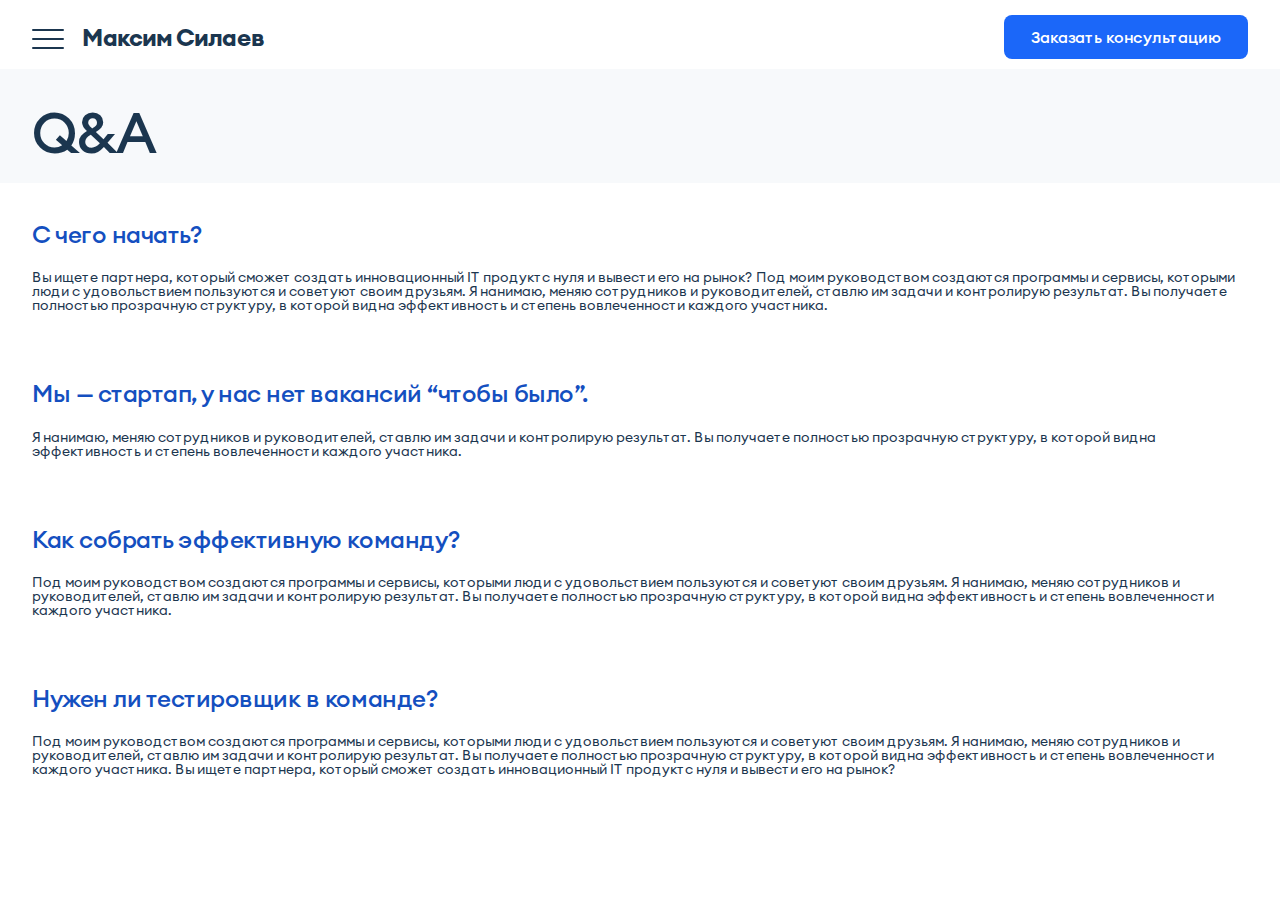
<file: Q&A.html>
<!DOCTYPE html><html lang="ru">    <head>    <meta charset="UTF-8">    <meta http-equiv="X-UA-Compatible" content="IE=edge">    <meta name="viewport" content="width=device-width, initial-scale=1.0">    <title>Document</title>    <link rel="stylesheet" href="css/style.min.css"></head>    <body>            <div class="header">    <div class="header__content">        <div class="header__logo">Максим Силаев</div>        <div class="header__menu menu">            <button type="button" class="menu__icon icon-menu">                <span></span>                <span></span>                <span></span>            </button>            <nav class="menu__body">                <ul class="menu__list">                       <li class="menu__item"><a data-goto=".page__section-1" class="menu__link" href="index.html">Обо мне</a></li>                    <li class="menu__item"><a data-goto=".page__section-2" href="index.html" class="menu__link">Выгода</a></li>                    <li class="menu__item"><a data-goto=".page__section-3" href="index.html" class="menu__link">Экспертиза</a></li>                    <li class="menu__item"><a data-goto=".page__section-4" href="index.html" class="menu__link">С кем работал</a></li>                    <li class="menu__item"><a data-goto=".page__section-5" href="index.html" class="menu__link">Проекты</a></li>                    <li class="menu__item"><a data-goto=".page__section-6" href="index.html" class="menu__link">С чего начать?</a></li>                    <li class="menu__item"><a data-goto=".page__section-7" href="index.html" class="menu__link">Стоимость услуг</a></li>                    <li class="menu__item"><a href="Q&A.html" class="menu__link">Q&A</a></li>                    <a href="https://calendly.com/maxtg/30-min-consultancy-with-maxim"><button class="menu__button _btn"><p>Заказать консультацию</p></button></a>                </ul>            </nav>        </div>        <a href="https://calendly.com/maxtg/30-min-consultancy-with-maxim"><button class="header__sign-up _btn">            <p>Заказать консультацию</p>        </button></a>    </div></div><!--<div class="header__menu">    <button type="button" class="menu__icon icon-menu">        <span></span>        <span></span>        <span></span>    </button>    <nav class="menu__body">        <ul class="menu__list">            <li class="menu__item"><a href="f" class="menu__link"></a></li>        </ul>    </nav></div>--><!--.icon-menu{    @media (max-width:767px){        position: absolute;        top: 18px;        right: 10px;        width: 40px;        height: 18px;        cursor: pointer;        z-index: 5;        span{            @include animation(2s, 5s);            top: calc(50% - 1px);            left: 0px;            position: absolute;            width: 100%;            height:2px;            background-color: #ffffff;            &:first-child{                top: 0px;            }            &:last-child{                top: auto;                                                bottom: 0px;            }        }            &._active{            span{                @include scale(0);                &:first-child{                 @include rotate(-45deg);                    top: calc(50% - 1px);                }                &:last-child{                 @include rotate(45deg);                    bottom: calc(50% - 1px);                }            }        }    }}-->            <section class="question">                <div class="question__bg ">                    <div class="question__title _container">Q&A</div>                </div>                <div class="question__container _container">                    <div class="question__items">                        <div class="question__item item-question">                            <div class="item-question__title">С чего начать?</div>                            <div class="item-question__text">Вы ищете партнера, который сможет создать инновационный IT продуктс нуля и вывести его на рынок? Под моим руководством создаются программы и сервисы, которыми люди с удовольствием пользуются и советуют своим друзьям. Я нанимаю, меняю сотрудников и руководителей, ставлю им задачи и контролирую результат. Вы получаете полностью прозрачную структуру, в которой видна эффективность и степень вовлеченности каждого участника.</div>                        </div>                        <div class="question__item item-question">                            <div class="item-question__title">Мы — стартап, у нас нет вакансий “чтобы было”. </div>                            <div class="item-question__text">Я нанимаю, меняю сотрудников и руководителей, ставлю им задачи и контролирую результат. Вы получаете полностью прозрачную структуру, в которой видна эффективность и степень вовлеченности каждого участника.</div>                        </div>                        <div class="question__item item-question">                            <div class="item-question__title">Как собрать эффективную команду? </div>                            <div class="item-question__text">Под моим руководством создаются программы и сервисы, которыми люди                                с удовольствием пользуются и советуют своим друзьям. Я нанимаю, меняю сотрудников и руководителей, ставлю им задачи и контролирую результат. Вы получаете полностью прозрачную структуру, в которой видна эффективность и степень вовлеченности каждого участника.</div>                        </div>                        <div class="question__item item-question">                            <div class="item-question__title">Нужен ли тестировщик в команде?</div>                            <div class="item-question__text">Под моим руководством создаются программы и сервисы, которыми люди с удовольствием пользуются и советуют своим друзьям. Я нанимаю, меняю сотрудников и руководителей, ставлю им задачи и контролирую результат. Вы получаете полностью прозрачную структуру, в которой видна эффективность и степень вовлеченности каждого участника. Вы ищете партнера, который сможет создать инновационный IT продуктс нуля и вывести                                его на рынок?</div>                        </div>                    </div>                </div>            </section>            <script src='js/script.min.js'></script>    </body></html>
</file>
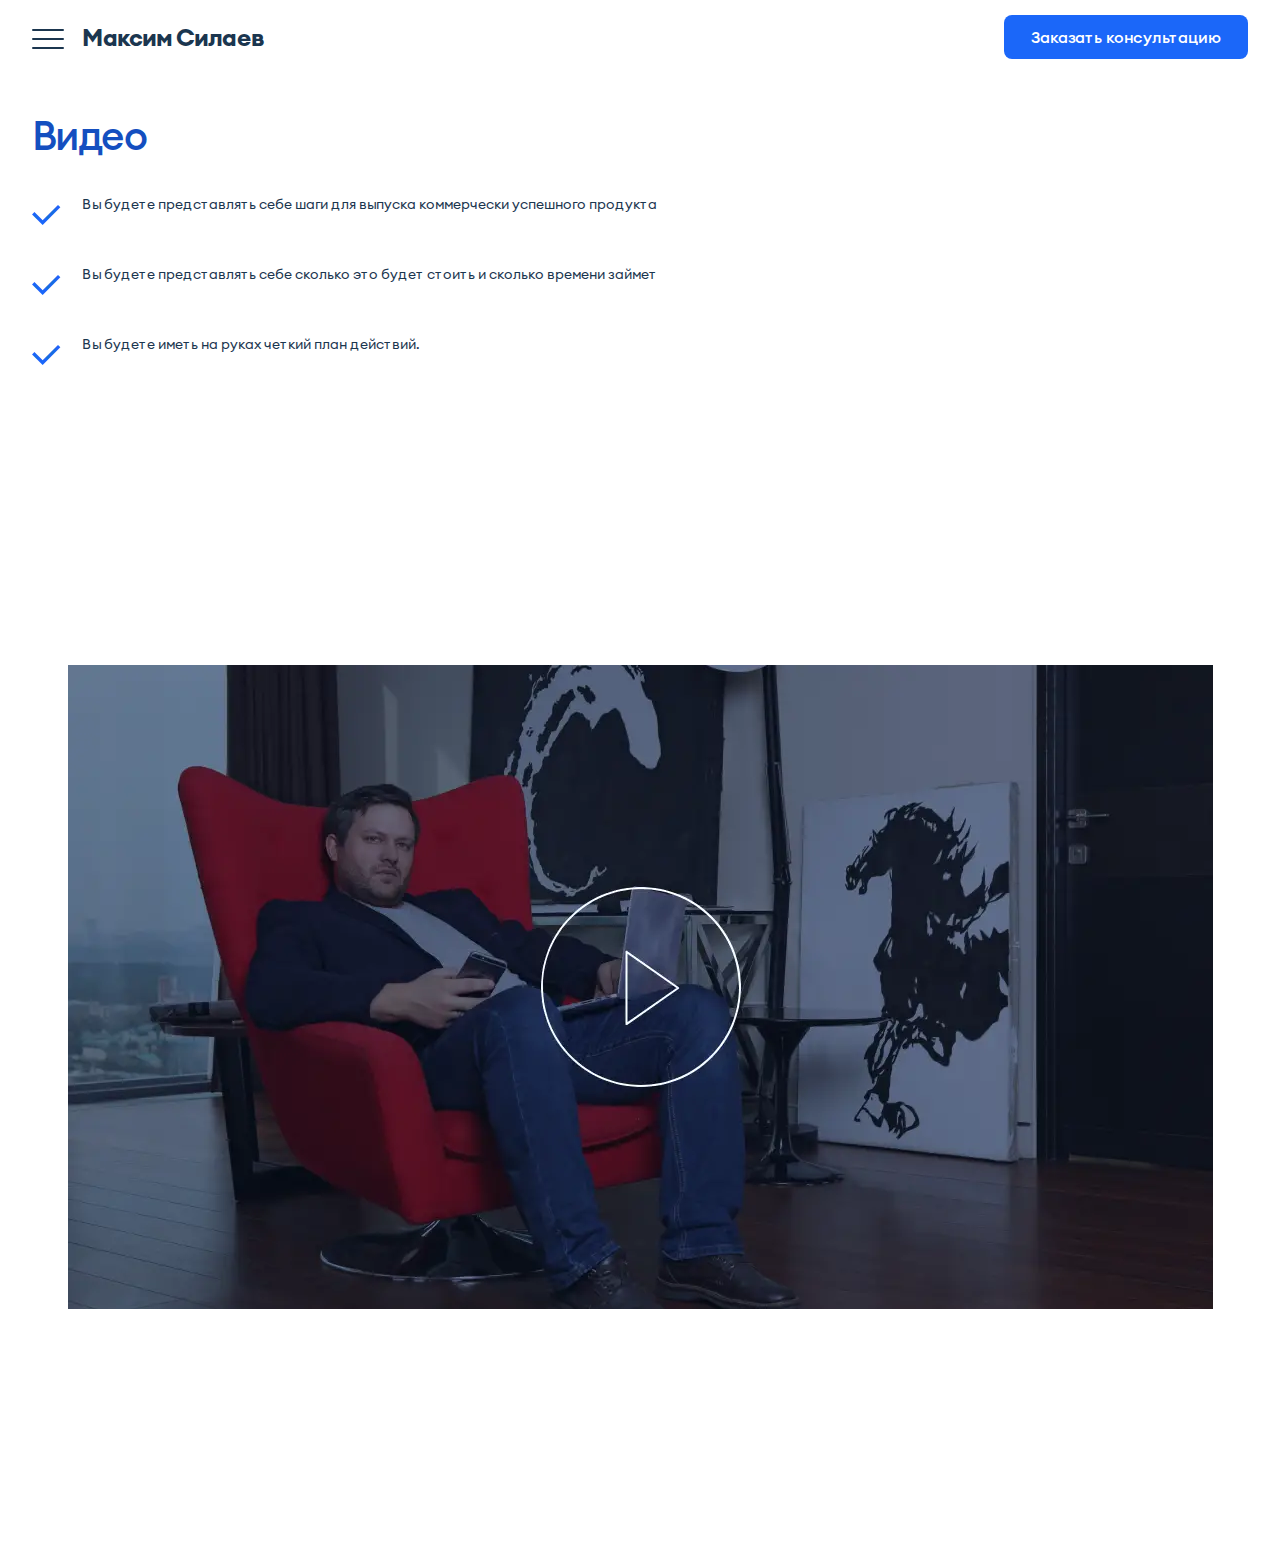
<file: video.html>
<!DOCTYPE html><html lang="ru">    <head>    <meta charset="UTF-8">    <meta http-equiv="X-UA-Compatible" content="IE=edge">    <meta name="viewport" content="width=device-width, initial-scale=1.0">    <title>Document</title>    <link rel="stylesheet" href="css/style.min.css"></head>    <body>            <div class="header">    <div class="header__content">        <div class="header__logo">Максим Силаев</div>        <div class="header__menu menu">            <button type="button" class="menu__icon icon-menu">                <span></span>                <span></span>                <span></span>            </button>            <nav class="menu__body">                <ul class="menu__list">                       <li class="menu__item"><a data-goto=".page__section-1" class="menu__link" href="index.html">Обо мне</a></li>                    <li class="menu__item"><a data-goto=".page__section-2" href="index.html" class="menu__link">Выгода</a></li>                    <li class="menu__item"><a data-goto=".page__section-3" href="index.html" class="menu__link">Экспертиза</a></li>                    <li class="menu__item"><a data-goto=".page__section-4" href="index.html" class="menu__link">С кем работал</a></li>                    <li class="menu__item"><a data-goto=".page__section-5" href="index.html" class="menu__link">Проекты</a></li>                    <li class="menu__item"><a data-goto=".page__section-6" href="index.html" class="menu__link">С чего начать?</a></li>                    <li class="menu__item"><a data-goto=".page__section-7" href="index.html" class="menu__link">Стоимость услуг</a></li>                    <li class="menu__item"><a href="Q&A.html" class="menu__link">Q&A</a></li>                    <a href="https://calendly.com/maxtg/30-min-consultancy-with-maxim"><button class="menu__button _btn"><p>Заказать консультацию</p></button></a>                </ul>            </nav>        </div>        <a href="https://calendly.com/maxtg/30-min-consultancy-with-maxim"><button class="header__sign-up _btn">            <p>Заказать консультацию</p>        </button></a>    </div></div><!--<div class="header__menu">    <button type="button" class="menu__icon icon-menu">        <span></span>        <span></span>        <span></span>    </button>    <nav class="menu__body">        <ul class="menu__list">            <li class="menu__item"><a href="f" class="menu__link"></a></li>        </ul>    </nav></div>--><!--.icon-menu{    @media (max-width:767px){        position: absolute;        top: 18px;        right: 10px;        width: 40px;        height: 18px;        cursor: pointer;        z-index: 5;        span{            @include animation(2s, 5s);            top: calc(50% - 1px);            left: 0px;            position: absolute;            width: 100%;            height:2px;            background-color: #ffffff;            &:first-child{                top: 0px;            }            &:last-child{                top: auto;                                                bottom: 0px;            }        }            &._active{            span{                @include scale(0);                &:first-child{                 @include rotate(-45deg);                    top: calc(50% - 1px);                }                &:last-child{                 @include rotate(45deg);                    bottom: calc(50% - 1px);                }            }        }    }}-->        <section class="video">            <div class="video__container _container">                <div class="video__content">                    <div class="video__body">                        <div class="video__title">Видео</div>                        <div class="video__items">                            <div class="video__item">                                Вы будете представлять себе шаги для выпуска коммерчески успешного продукта                            </div>                            <div class="video__item">                                Вы будете представлять себе сколько это будет стоить и сколько времени займет                            </div>                            <div class="video__item">                                Вы будете иметь на руках четкий план действий.                            </div>                        </div>                    </div>                    <div class="video__img"><picture><source srcset="img/video.webp" type="image/webp"><img src="img/video.png" alt=""></picture></div>                </div>            </div>        </section>        <script src='js/script.min.js'></script>    </body></html>
</file>
<file: css/style.min.css>
@font-face{font-family:EuclidCircularA-Bold;font-display:swap;src:url(../fonts/EuclidCircularA-Bold.woff) format("woff"),url(../fonts/EuclidCircularA-Bold.woff2) format("woff2");font-weight:700;font-style:normal}@font-face{font-family:EuclidCircularA-Medium;font-display:swap;src:url(../fonts/EuclidCircularA-Medium.woff) format("woff"),url(../fonts/EuclidCircularA-Medium.woff2) format("woff2");font-weight:500;font-style:normal}@font-face{font-family:EuclidCircularA-Regular;font-display:swap;src:url(../fonts/EuclidCircularA-Regular.woff) format("woff"),url(../fonts/EuclidCircularA-Regular.woff2) format("woff2");font-weight:400;font-style:normal}*{padding:0;margin:0;border:0}*,:after,:before{-webkit-box-sizing:border-box;box-sizing:border-box}:active,:focus{outline:0}a:active,a:focus{outline:0}aside,footer,header,nav,section{display:block}body,html{height:100%;min-width:320px}body{line-height:1;font-size:14px;font-family:"";-ms-text-size-adjust:100%;-moz-text-size-adjust:100%;-webkit-text-size-adjust:100%}button,input,textarea{font-family:""}input::-ms-clear{display:none}button{cursor:pointer}button::-moz-focus-inner{padding:0;border:0}a,a:visited{text-decoration:none}a:hover{text-decoration:none}ul li{list-style:none}img{vertical-align:top}h1,h2,h3,h4,h5,h6{font-weight:inherit;font-size:inherit}body{font-size:14px;color:#000}body._lock{overflow:hidden}.wrapper{width:100%;min-height:100%;overflow:hidden;display:-webkit-box;display:-ms-flexbox;display:flex;-webkit-box-orient:vertical;-webkit-box-direction:normal;-ms-flex-direction:column;flex-direction:column}._container{max-width:1512px;margin:0 auto;padding:0 32px}.btn{display:-webkit-inline-box;display:-ms-inline-flexbox;display:inline-flex;-webkit-box-align:center;-ms-flex-align:center;align-items:center;-webkit-box-pack:center;-ms-flex-pack:center;justify-content:center;text-align:center;-webkit-transition:all .4s;-o-transition:all .4s;transition:all .4s}.btn._fw{width:100%}.ibg{background-position:center;background-size:cover;background-repeat:no-repeat;position:relative}.ibg img{width:0;height:0;position:absolute;top:0;left:0;opacity:0;visibility:hidden}.header{position:fixed;background-color:#fff;width:100%;padding-top:15px;padding-bottom:10px;z-index:10}.header__content{display:-webkit-box;display:-ms-flexbox;display:flex;margin:0 32px;-webkit-box-pack:justify;-ms-flex-pack:justify;justify-content:space-between;height:44px;-webkit-box-align:center;-ms-flex-align:center;align-items:center}.header__logo{color:#1b364f;font-family:EuclidCircularA-Bold;font-size:24px;font-weight:700;letter-spacing:-.48px}.header__sign-up{height:44px}.header__sign-up p{font-size:16px}.menu__list{display:-webkit-box;display:-ms-flexbox;display:flex;padding-bottom:8px}.menu__link{color:#1b364f;font-family:EuclidCircularA-Regular;font-size:13px;font-weight:400}.menu__link:hover{color:#3379fa}.menu__button{height:40px;position:absolute;top:80vh;left:50%;margin-left:-100px}.home{margin-top:117px}.home__content{display:-webkit-box;display:-ms-flexbox;display:flex}.home__body{padding-top:95px;width:100%}.home__img{padding-left:50px}.telegram{background-color:#f7f9fb;padding:0 32px}.telegram__telegram{background:url(../img/telegram-mobile.png) top 33px left no-repeat;color:#1b364f;font-family:EuclidCircularA-Regular;font-size:16px;padding:34px 0 29px 30px}.telegram__telegram span{color:#1b67f9}.telegram__btn{padding-bottom:32px;height:54px}.telegram__btn p{font-size:24px}.body-home__title{color:#1b364f;font-family:EuclidCircularA-Medium;font-size:104px;font-weight:500;letter-spacing:-4.16px;line-height:104px}.body-home__list{padding-top:20px}.body-home__list li{background:url(../img/icon-like.png) top 10px left no-repeat;color:#1b364f;font-family:EuclidCircularA-Regular;font-size:32px;letter-spacing:-.64px;margin-top:25px;padding-left:30px;margin-left:10px}.body-home__telegram{margin-top:327px;color:#1b364f;font-family:EuclidCircularA-Regular;font-size:24px;letter-spacing:-.48px;height:40px;display:-webkit-box;display:-ms-flexbox;display:flex;-webkit-box-align:center;-ms-flex-align:center;align-items:center;padding-left:45px;background:url(../img/icon-telegram.png) top 3px left no-repeat}.body-home__telegram span{color:#1b67f9;font-family:EuclidCircularA-Medium;font-size:24px;font-weight:500;letter-spacing:-.48px}.body-home__btn{height:54px;border-radius:12px;margin-top:32px}.body-home__btn p{font-size:24px}.body-home__img{display:-webkit-box;display:-ms-flexbox;display:flex;-webkit-box-pack:center;-ms-flex-pack:center;justify-content:center}.about{background-color:#f7f9fb;padding-top:120px}.about__title{color:#1b364f;font-family:EuclidCircularA-Medium;font-size:104px;font-weight:500;font-style:normal;letter-spacing:-4.16px;line-height:104px}.about__title span{color:#1b67f9}.about__items{display:-webkit-box;display:-ms-flexbox;display:flex;-webkit-box-pack:center;-ms-flex-pack:center;justify-content:center;margin-top:110px}.about__text{color:#1b364f;font-family:EuclidCircularA-Regular;font-size:40px;font-weight:400;letter-spacing:-1.6px;line-height:42.4px;width:630px;max-width:100%;padding-top:100px}.about__img{margin-right:60px}.help{margin-top:125px;margin-bottom:125px}.help__title{color:#144fc0;font-family:EuclidCircularA-Medium;font-size:80px;letter-spacing:-3.2px;line-height:80px}.help__items{display:-webkit-box;display:-ms-flexbox;display:flex;-ms-flex-wrap:wrap;flex-wrap:wrap;-webkit-box-pack:justify;-ms-flex-pack:justify;justify-content:space-between;margin-top:50px}.help__item{background:url(../img/icon-help.png) top 10px left no-repeat;margin-top:90px;padding-left:40px;width:46%;color:#1b364f;font-family:EuclidCircularA-Medium;font-size:24px;letter-spacing:-.48px}.also{background:url(../img/background-help.png) center no-repeat;padding-top:125px;padding-bottom:185px;position:relative}.also__content{display:-webkit-box;display:-ms-flexbox;display:flex;-webkit-box-pack:justify;-ms-flex-pack:justify;justify-content:space-between}.also__title{color:#c5cbd1;font-family:EuclidCircularA-Medium;font-size:40px;letter-spacing:-1.6px;line-height:42.4px}.also__text{margin-top:240px;color:#fff;font-family:EuclidCircularA-Medium;font-size:40px;letter-spacing:-1.6px;line-height:42.4px}.also__subtitle{color:#fff;font-family:EuclidCircularA-Regular;font-size:32px;letter-spacing:-.64px;text-align:right;width:580px;max-width:100%}.also__items{margin-top:10px}.also__item{margin-top:38px;color:#c5cbd1;font-family:EuclidCircularA-Medium;font-size:24px;letter-spacing:-.48px;width:750px;max-width:100%;background:url(../img/icon-also.png) top 0 left no-repeat;height:40px;padding-left:58px}.benefit{padding-top:125px;margin-bottom:125px}.benefit__title{color:#1b364f;font-family:EuclidCircularA-Medium;font-size:80px;font-weight:500;letter-spacing:-3.2px;line-height:80px}.benefit__columns{margin-top:65px;display:-webkit-box;display:-ms-flexbox;display:flex;-webkit-box-pack:justify;-ms-flex-pack:justify;justify-content:space-between}.benefit__img img{width:460px;max-width:100%}.body-benefit{max-width:100%;width:750px;margin-left:20px}.body-benefit__item:not(:first-child){margin-top:70px}.body-benefit__title{color:#144fc0;font-family:EuclidCircularA-Medium;font-size:40px;letter-spacing:-1.6px;line-height:42.4px}.body-benefit__text{margin-top:12px;color:#1b364f;font-family:EuclidCircularA-Regular;font-size:24px;font-weight:400;letter-spacing:-.48px}.expertise{background-color:#f7f9fb;padding-top:125px;padding-bottom:125px}.expertise__title{color:#144fc0;font-family:EuclidCircularA-Medium;font-size:80px;letter-spacing:-3.2px;line-height:80px}.expertise__text{color:#1b364f;font-family:EuclidCircularA-Medium;font-size:32px;letter-spacing:-.64px;margin-top:50px}.expertise__items{margin-top:20px;display:-webkit-box;display:-ms-flexbox;display:flex;-ms-flex-wrap:wrap;flex-wrap:wrap;-webkit-box-pack:justify;-ms-flex-pack:justify;justify-content:space-between}.expertise__item{margin-top:64px;width:44%}.item-expertise{height:153px;-webkit-box-align:center;-ms-flex-align:center;align-items:center;display:-webkit-box;display:-ms-flexbox;display:flex}.item-expertise__img img{max-width:100%}.item-expertise__text{color:#1b364f;font-family:EuclidCircularA-Medium;font-size:24px;letter-spacing:-.48px;margin-left:24px;width:300px;max-width:100%}.worked-with{padding-top:125px;padding-bottom:65px}.worked-with__title{color:#144fc0;font-family:EuclidCircularA-Medium;font-size:80px;font-weight:500;letter-spacing:-3.2px;line-height:80px}.worked-with__items{margin-top:25px}.worked-with__item{padding:32px 0}.worked-with__text{color:#1b364f;font-family:EuclidCircularA-Medium;font-size:56px;letter-spacing:-2.8px;line-height:53.76px;padding-top:350px}.worked-with__text span{color:#144fc0}.item-work{display:-webkit-box;display:-ms-flexbox;display:flex}.item-work:not(:first-child){border-top:1px solid #e1eefb}.item-work__title{color:#144fc0;font-family:EuclidCircularA-Medium;font-size:24px;letter-spacing:-.48px;width:390px;max-width:100%}.item-work__text{color:#1b364f;font-family:EuclidCircularA-Regular;font-size:16px;margin-left:45px;width:830px;max-width:100%}.project{background-color:#f7f9fb;padding-top:125px;padding-bottom:500px}.project__title{color:#1b364f;font-family:EuclidCircularA-Medium;font-size:40px;letter-spacing:-1.6px;line-height:42.4px}.project__items{margin-top:25px}.project__item{padding:33px 0}.item-project{display:-webkit-box;display:-ms-flexbox;display:flex}.item-project:not(:first-child){border-top:1px solid #e1eefb}.item-project__title{color:#144fc0;font-family:EuclidCircularA-Medium;font-size:24px;letter-spacing:-.48px;width:390px;max-width:100%}.item-project__text{color:#1b364f;font-family:EuclidCircularA-Regular;font-size:16px;margin-left:45px;width:830px;max-width:100%}.start{background:url(../img/bg-start.png) center no-repeat;width:1920px;max-width:100%;padding-top:125px;padding-bottom:60px}.start__title{color:#fff;font-family:EuclidCircularA-Medium;font-size:80px;font-weight:500;letter-spacing:-3.2px;line-height:80px}.start__content{display:-webkit-box;display:-ms-flexbox;display:flex;-webkit-box-pack:justify;-ms-flex-pack:justify;justify-content:space-between}.start__img{margin-top:30px;text-align:center}.body-start{width:810px;max-width:100%}.body-start__subtitle{color:#c5cbd1;font-family:EuclidCircularA-Medium;font-size:24px;letter-spacing:-.48px;margin-top:30px}.body-start__title{color:#fff;font-family:EuclidCircularA-Medium;font-size:56px;font-weight:500;letter-spacing:-2.8px;line-height:53.76px;margin-top:60px}.body-start__text{color:#c5cbd1;font-family:EuclidCircularA-Medium;font-size:18px;margin-top:75px}.body-start__item{color:#c5cbd1;font-family:EuclidCircularA-Regular;font-size:18px;background:url(../img/icon-also.png) top 0 left no-repeat;height:40px;padding-left:58px;margin-top:35px;width:610px;max-width:100%}.sign-start{margin-top:78px}.sign-start__body{border-radius:16px;background-color:#fff;padding:32px 20px;width:530px;max-width:100%}.sign-start__title{color:#1b364f;font-family:EuclidCircularA-Medium;font-size:32px;letter-spacing:-.64px}.sign-start__text{margin-top:12px;color:#1b364f;font-family:EuclidCircularA-Regular;font-size:18px}.sign-start__btn{margin-top:20px;height:54px}.sign-start__btn p{font-size:24px}.start-consultation{background-color:#fff;padding:32px}.start-consultation__title{color:#1b364f;font-family:EuclidCircularA-Medium;font-size:24px;letter-spacing:-.48px}.start-consultation__text{color:#1b364f;font-family:EuclidCircularA-Regular;font-size:16px;padding:10px 0 18px}.start-consultation__btn{height:44px}.start-consultation__btn p{font-size:16px}.price{background-color:#f7f9fb;padding-top:125px;padding-bottom:65px}.price__title{color:#144fc0;font-family:EuclidCircularA-Medium;font-size:80px;letter-spacing:-3.2px;line-height:80px}.price__content{display:-webkit-box;display:-ms-flexbox;display:flex;-webkit-box-pack:justify;-ms-flex-pack:justify;justify-content:space-between}.price__items{margin-top:25px}.price__item{padding:33px 0}.item-price{display:-webkit-box;display:-ms-flexbox;display:flex}.item-price:not(:first-child){border-top:1px solid #e1eefb}.item-price__title{color:#1b364f;font-family:EuclidCircularA-Regular;font-size:32px;letter-spacing:-.64px;width:650px;max-width:100%}.item-price__text{color:#144fc0;font-family:EuclidCircularA-Medium;font-size:32px;letter-spacing:-.64px;width:190px;max-width:100%}.sign-up{margin-top:17px;margin-left:80px}.sign-up__body{margin-left:60px}.sign-up__title{color:#1b364f;font-family:EuclidCircularA-Medium;font-size:32px;letter-spacing:-.64px}.sign-up__telegram{margin-top:23px;color:#1b364f;font-family:EuclidCircularA-Regular;font-size:24px;height:40px;display:-webkit-box;display:-ms-flexbox;display:flex;-webkit-box-align:center;-ms-flex-align:center;align-items:center;padding-left:45px;background:url(../img/icon-telegram.png) top 3px left no-repeat;margin-top:23px}.sign-up__telegram span{color:#1b67f9;font-family:EuclidCircularA-Medium;font-size:24px;font-weight:500;letter-spacing:-.48px}.sign-up__btn{margin-top:16px;height:54px}.sign-up__btn p{font-size:24px}.sign-up__img{margin-top:80px}.sign-up__img img{width:100%;height:auto}.video{padding-top:115px;padding-bottom:250px}.video__content{display:-webkit-box;display:-ms-flexbox;display:flex;-webkit-box-pack:justify;-ms-flex-pack:justify;justify-content:space-between}.video__title{color:#144fc0;font-family:EuclidCircularA-Medium;font-size:80px;letter-spacing:-3.2px;line-height:80px}.video__item{margin-top:40px;color:#1b364f;font-family:EuclidCircularA-Regular;font-size:18px;background:url(../img/icon-video.png) top 8px left no-repeat;padding-left:50px}.video__img{margin-right:-150px;margin-left:30px;width:1145px;max-width:100%}.video__img img{width:100%;height:auto}.question{margin-bottom:193px}.question__title{color:#1b364f;font-family:EuclidCircularA-Medium;font-size:80px;letter-spacing:-3.2px;line-height:80px;text-transform:uppercase}.question__bg{padding-top:106px;padding-bottom:23px;background-color:#f7f9fb}.question__items{margin-top:30px}.question__item:not(:first-child){margin-top:60px}.item-question__title{color:#144fc0;font-family:EuclidCircularA-Medium;font-size:40px;letter-spacing:-1.6px;line-height:42.4px}.item-question__text{color:#1b364f;font-family:EuclidCircularA-Regular;font-size:16px;margin-top:15px}._btn{display:-webkit-inline-box;display:-ms-inline-flexbox;display:inline-flex;-webkit-box-align:center;-ms-flex-align:center;align-items:center;border-radius:8px;background-color:#1b67f9;padding:0 27px;-webkit-transition:.2 s all;-o-transition:.2 s all;transition:.2 s all}._btn p{color:#fff;font-family:EuclidCircularA-Medium;font-weight:500}._btn:hover{background-color:#3379fa}._green{color:#06ab83}@media (min-width:768px){.body-home__list li{font-size:16px}}@media (min-width:769px){.menu__button{display:none}}@media (min-width:992px){.btn:hover{background-color:#5296ee}}@media (min-width:1350px){.menu__item:not(:last-child){margin-right:28px}}@media (min-width:1440px){.telegram{display:none}.also__img{position:absolute;right:0;bottom:0}}@media (min-width:1441px){.body-home__img{display:none}.start__img{display:none}.start-consultation{display:none}}@media (max-width:1920px){.home{margin-top:60px}.body-home__title{font-size:76px}.body-home__list li{font-size:24px}.body-home__telegram{font-size:170px}.body-home__telegram{font-size:16px}.body-home__telegram span{font-size:16px}.about__title{font-size:80px}.about__text{font-size:32px}.also__title{font-size:32px}.also__text{font-size:24px}.also__subtitle{font-size:32px}.also__img img{width:442px}.also__item{font-size:16px}.benefit__title{font-size:56px}.body-benefit__title{font-size:32px}.body-benefit__title{font-size:24px;letter-spacing:-.48px}.body-benefit__text{font-size:16px}.body-benefit__text{font-size:14px}.expertise__title{font-size:56px}.expertise__text{font-size:24px}.item-expertise__text{font-size:18px}.worked-with__title{font-size:56px}.worked-with__text{font-size:40px}.item-work__title{font-size:18px}.item-work__text{font-size:13px}.project__title{font-size:32px}.item-project__title{font-size:18px}.item-project__text{font-size:13px}.start__title{font-size:56px}.body-start__subtitle{font-size:16px}.body-start__title{font-size:40px}.body-start__text{font-size:16px}.body-start__item{font-size:14px}.sign-start__title{font-size:24px}.sign-start__text{font-size:16px}.sign-start__btn p{font-size:16px}.price__title{font-size:56px}.item-price__title{font-size:24px}.item-price__text{font-size:24px}.sign-up__title{font-size:24px}.sign-up__telegram{font-size:16px}.sign-up__telegram span{font-size:16px}.sign-up__btn p{font-size:16px}.video__title{font-size:56px}.video__item{font-size:14px;height:30px}.item-question__title{font-size:32px}.item-question__text{font-size:14px}}@media (max-width:1441px){.body-home__telegram{display:none}.body-home__btn{display:none}}@media (max-width:1440px){.home__img{display:none}.body-home__title{letter-spacing:-2.8px;line-height:53.76px;font-size:56px}.body-home__list li{letter-spacing:-.48px;font-size:24px}.about__title{font-size:56px;letter-spacing:-2.8px;line-height:53.76px}.about__items{font-size:36px;-webkit-box-orient:vertical;-webkit-box-direction:normal;-ms-flex-direction:column;flex-direction:column;margin-top:17px}.about__text{padding-top:0;font-size:32px}.about__img{margin:46px auto 0;-webkit-box-pack:center;-ms-flex-pack:center;justify-content:center}.help__title{letter-spacing:-1.6px;line-height:42.4px;font-size:40px}.help__items{margin-top:0}.help__item{width:100%;font-size:18px;height:24px;background:url(../img/icon-help-mobile.png) top 4px left no-repeat;margin-top:52px}.also{padding-bottom:0;padding-top:54px}.also__content{-webkit-box-orient:vertical;-webkit-box-direction:normal;-ms-flex-direction:column;flex-direction:column}.also__title{font-size:24px;letter-spacing:-.48px}.also__text{font-size:24px;letter-spacing:-.48px;margin-top:60px}.also__subtitle{font-size:24px;letter-spacing:-.48px;display:none}.also__img{text-align:center;margin-top:56px}.benefit{padding-top:52px;margin-bottom:32px}.benefit__title{letter-spacing:-1.6px;line-height:42.4px;font-size:40px}.benefit__columns{-webkit-box-orient:vertical;-webkit-box-direction:reverse;-ms-flex-direction:column-reverse;flex-direction:column-reverse}.benefit__img img{margin-top:48px}.body-benefit{margin-left:0}.expertise{padding-top:56px;padding-bottom:56px}.expertise__title{letter-spacing:-1.6px;line-height:42.4px;font-size:40px}.expertise__text{display:none}.expertise__items{margin-top:0}.expertise__item{width:100%;margin-top:33px}.worked-with{padding-bottom:42px;padding-top:45px}.worked-with__title{letter-spacing:-1.6px;line-height:42.4px;font-size:40px}.worked-with__text{font-size:32px;letter-spacing:-.64px}.project{padding-top:54px;padding-bottom:200px}.project__title{font-size:24px;letter-spacing:-.48px}.start{padding:50px 0 0 0}.start__title{letter-spacing:-1.6px;line-height:42.4px;font-size:40px}.body-start__title{margin-top:20px;font-size:32px}.sign-start{display:none}.price__title{letter-spacing:-1.6px;line-height:42.4px;font-size:40px}.price__content{-webkit-box-orient:vertical;-webkit-box-direction:normal;-ms-flex-direction:column;flex-direction:column}.sign-up{margin:0;display:-webkit-box;display:-ms-flexbox;display:flex}.sign-up__body{margin-left:0;margin-top:270px}.sign-up__img img{width:420px;max-width:100%}.video__content{-webkit-box-orient:vertical;-webkit-box-direction:normal;-ms-flex-direction:column;flex-direction:column}.video__title{letter-spacing:-1.6px;line-height:42.4px;font-size:40px}.video__img{margin:298px auto 0}.question__title{letter-spacing:-2.8px;line-height:53.76px;font-size:56px}.item-question__title{letter-spacing:-.48px;font-size:24px}}@media (max-width:1350px){.header__logo{padding-left:50px}.menu__body{width:100%;position:fixed;width:100%;height:110vh;top:90px;right:-100%;-webkit-transition:.4s all;-o-transition:.4s all;transition:.4s all;background-color:#fff}.menu__body::after{content:'';display:none;background-color:#1c242a;top:0;left:0;position:fixed;width:100%;height:75px}.menu__body._active{right:0;top:70px}.menu__list{text-align:center;-webkit-box-orient:vertical;-webkit-box-direction:normal;-ms-flex-direction:column;flex-direction:column;-webkit-box-align:center;-ms-flex-align:center;align-items:center;-webkit-box-pack:center;-ms-flex-pack:center;justify-content:center;min-height:60vh}.menu__item{margin-top:35px}.icon-menu{position:absolute;top:29px;left:32px;width:32px;height:20px;cursor:pointer;z-index:5;color:#fff;background-color:#fff}.icon-menu span{-webkit-animation-delay:2s;-webkit-animation-duration:5s;-moz-animation-delay:2s;-moz-animation-duration:5s;-ms-animation-delay:2s;-ms-animation-duration:5s;-o-animation-delay:2s;-o-animation-duration:5s;animation-delay:2s;animation-duration:5s;top:calc(50% - 1px);left:0;position:absolute;width:100%;height:2px;background-color:#1b364f;border-radius:15px}.icon-menu span:first-child{top:0}.icon-menu span:last-child{top:auto;bottom:0}.icon-menu._active span{-webkit-transform:scale(0);-ms-transform:scale(0);transform:scale(0)}.icon-menu._active span:first-child{-webkit-transform:rotate(-45deg);-ms-transform:rotate(-45deg);transform:rotate(-45deg);top:calc(50% - 1px)}.icon-menu._active span:last-child{-webkit-transform:rotate(45deg);-ms-transform:rotate(45deg);transform:rotate(45deg);bottom:calc(50% - 1px)}}@media (max-width:768px){.header__sign-up{display:none}.home{margin-top:73px}.home__body{padding-top:0}.body-home__title{letter-spacing:-1.6px;line-height:42.4px;font-size:40px}.body-home__list{padding-top:0}.about{padding-top:36px}.about__title{letter-spacing:-1.6px;line-height:42.4px;font-size:40px}.about__text{font-size:24px;letter-spacing:-.48px}.help{margin-top:34px}.help__title{font-size:32px;letter-spacing:-.64px}.help__item{font-size:13px;margin-top:25px}.also__title{font-size:18px}.also__text{font-size:18px}.also__item{font-size:13px;margin-top:20px}.benefit{padding-top:34px}.benefit__title{font-size:32px;letter-spacing:-.64px}.benefit__img img{display:none}.body-benefit__item:not(:first-child){margin-top:23px}.body-benefit__title{font-size:18px}.expertise{margin-top:24px}.expertise__title{font-size:32px}.expertise__item{margin-top:24px}.worked-with{padding:34px 0}.worked-with__title{font-size:32px}.worked-with__item{padding:19px}.worked-with__text{padding-top:253px;font-size:24px}.project{padding:34px 0 60px}.project__title{font-size:18px}.project__items{margin-top:0}.project__item{padding:17px 0}.start{padding:34px 0 100px 0}.start__title{font-size:32px}.start__img{display:none}.body-start__subtitle{margin-top:20px;font-size:13px}.body-start__title{font-size:18px;margin-top:21px;letter-spacing:-.8px;line-height:13.76px}.body-start__text{font-size:13px;margin-top:30px}.body-start__item{padding-top:19px}.start-consultation{padding:16px 24px}.start-consultation__title{font-size:18px}.start-consultation__btn{width:100%;-webkit-box-pack:center;-ms-flex-pack:center;justify-content:center}.price{padding:34px 0 24px}.price__title{font-size:32px}.price__item{padding:19px 0}.item-price__title{font-size:16px}.item-price__text{font-size:16px}.sign-up__body{margin-top:200px}.sign-up__title{font-size:18px}.sign-up__btn{width:100%;-webkit-box-pack:center;-ms-flex-pack:center;justify-content:center}.sign-up__img img{display:none}.video__title{font-size:32px}.video__item{margin-top:19px}.video__img{margin-top:220px}.question{margin-bottom:40px}.question__items{margin-top:20px}.question__item:not(:first-child){margin-top:26px}.item-question__title{font-size:18px}}@media (max-width:414px){.body-home__title{font-size:24px}.body-home__list li{font-size:14px;height:20px;background:url(../img/icon-like.png) top 4px left no-repeat}.about__title{font-size:24px}.about__text{font-size:14px}.help__title{font-size:24px}.also__title{font-size:16px}.also__text{font-size:16px}.also__item{font-size:11px}.benefit__title{font-size:24px}.body-benefit__title{font-size:13px}.body-benefit__text{font-size:11px}.expertise__title{font-size:24px}.item-expertise__text{font-size:13px}.worked-with__title{font-size:24px}.worked-with__text{padding-top:150px;font-size:18px;line-height:23px}.item-work{-webkit-box-orient:vertical;-webkit-box-direction:normal;-ms-flex-direction:column;flex-direction:column}.item-work__title{font-size:13px}.item-work__text{font-size:11px;margin-left:0;padding-top:10px}.project__title{font-size:16px}.item-project{-webkit-box-orient:vertical;-webkit-box-direction:normal;-ms-flex-direction:column;flex-direction:column}.item-project__title{font-size:13px}.item-project__text{font-size:11px;margin-left:0;padding-top:10px}.start__title{font-size:24px}.body-start__subtitle{font-size:11px}.body-start__title{font-size:14px}.body-start__text{font-size:11px}.body-start__item{font-size:11px}.start-consultation__title{font-size:16px}.start-consultation__text{font-size:11px}.price__title{font-size:24px}.item-price__title{font-size:13px}.item-price__text{font-size:13px}.sign-up__title{font-size:16px}.video__title{font-size:24px}.video__item{font-size:11px}.video__img{margin-top:150px}.question__title{font-size:24px}.item-question__title{font-size:16px}.item-question__text{font-size:11px}}.webp .telegram__telegram{background:url(../img/telegram-mobile.webp) top 33px left no-repeat}.webp .body-home__list li{background:url(../img/icon-like.webp) top 10px left no-repeat}.webp .body-home__telegram{background:url(../img/icon-telegram.webp) top 3px left no-repeat}.webp .help__item{background:url(../img/icon-help.webp) top 10px left no-repeat}.webp .also{background:url(../img/background-help.webp) center no-repeat}.webp .also__item{background:url(../img/icon-also.webp) top 0 left no-repeat}.webp .start{background:url(../img/bg-start.webp) center no-repeat}.webp .body-start__item{background:url(../img/icon-also.webp) top 0 left no-repeat}.webp .sign-up__telegram{background:url(../img/icon-telegram.webp) top 3px left no-repeat}.webp .video__item{background:url(../img/icon-video.webp) top 8px left no-repeat}@media (max-width:1440px){.webp .help__item{background:url(../img/icon-help-mobile.webp) top 4px left no-repeat}}@media (max-width:414px){.webp .body-home__list li{background:url(../img/icon-like.webp) top 4px left no-repeat}}
</file>
